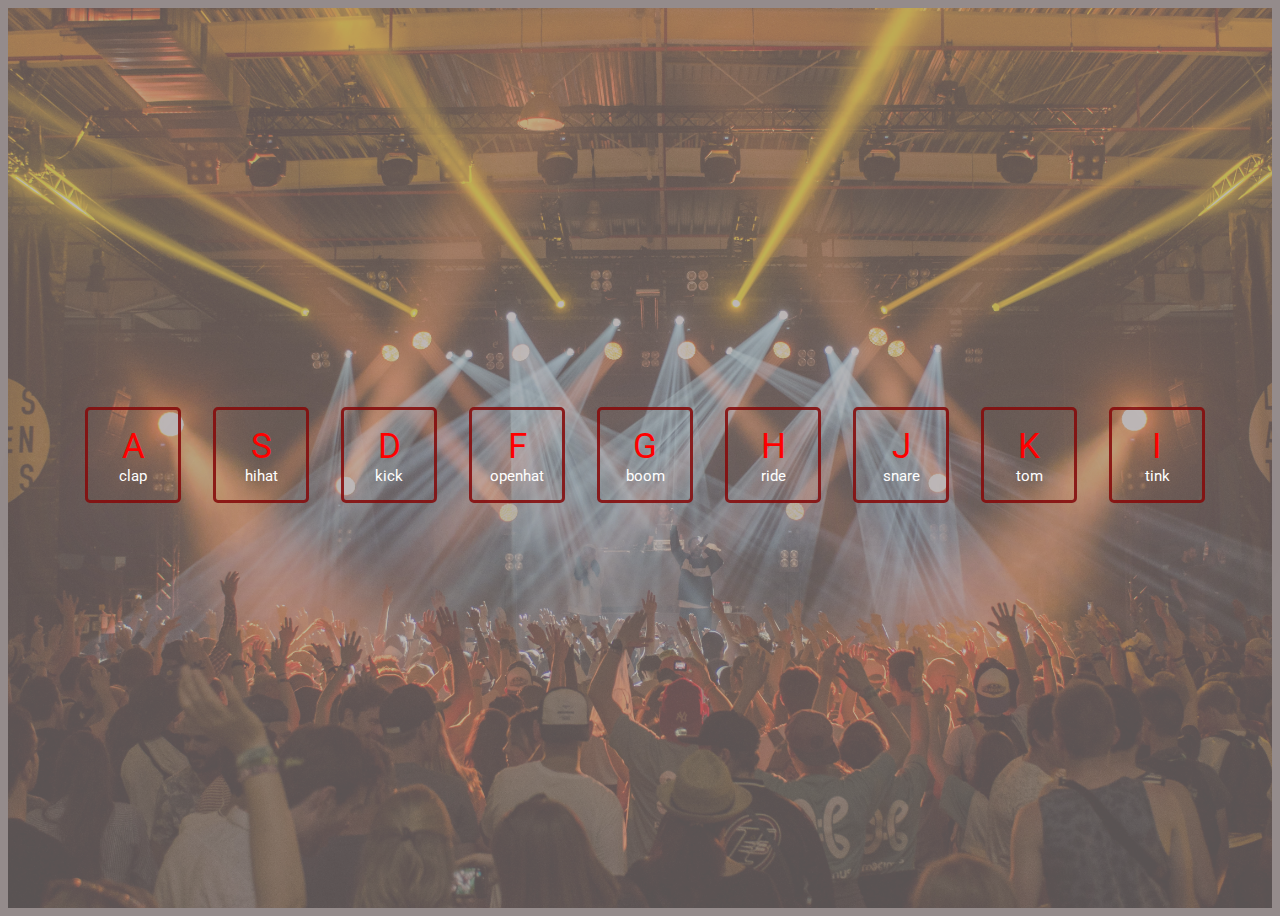
<file: challenge-01(drum kit)/index.html>
<!DOCTYPE html>
<html lang="en">
  <head>
    <meta charset="UTF-8" />
    <meta name="viewport" content="width=device-width, initial-scale=1.0"  />
    <meta http-equiv="X-UA-Compatible" content="ie=edge" />
    <meta name="Description" content="Enter your description here" />
    <link rel="stylesheet" href="/challenge-01/style.css" />
    <title>Challenge 01</title>
  </head>
  <body>
    <div class="image"></div>
    <div class="keys">
      <div data-key="65" class="key">
        A

        <span class="sound">CLAP</span>
      </div>
      <div data-key="83" class="key">
        S

        <span class="sound">HIHAT</span>
      </div>
      <div data-key="68" class="key">
        D

        <span class="sound">KICK</span>
      </div>
      <div data-key="70" class="key">
        F

        <span class="sound">OPENHAT</span>
      </div>
      <div data-key="71" class="key">
        G

        <span class="sound">BOOM</span>
      </div>
      <div data-key="72" class="key">
        H

        <span class="sound">RIDE</span>
      </div>
      <div data-key="74" class="key">
        J

        <span class="sound">SNARE</span>
      </div>
      <div data-key="75" class="key">
        K

        <span class="sound">TOM</span>
      </div>
      <div data-key="73" class="key">
        I

        <span class="sound">TINK</span>
      </div>
    </div>
    <script src="/challenge-01/script.js"></script>
  </body>
</html>
</file>
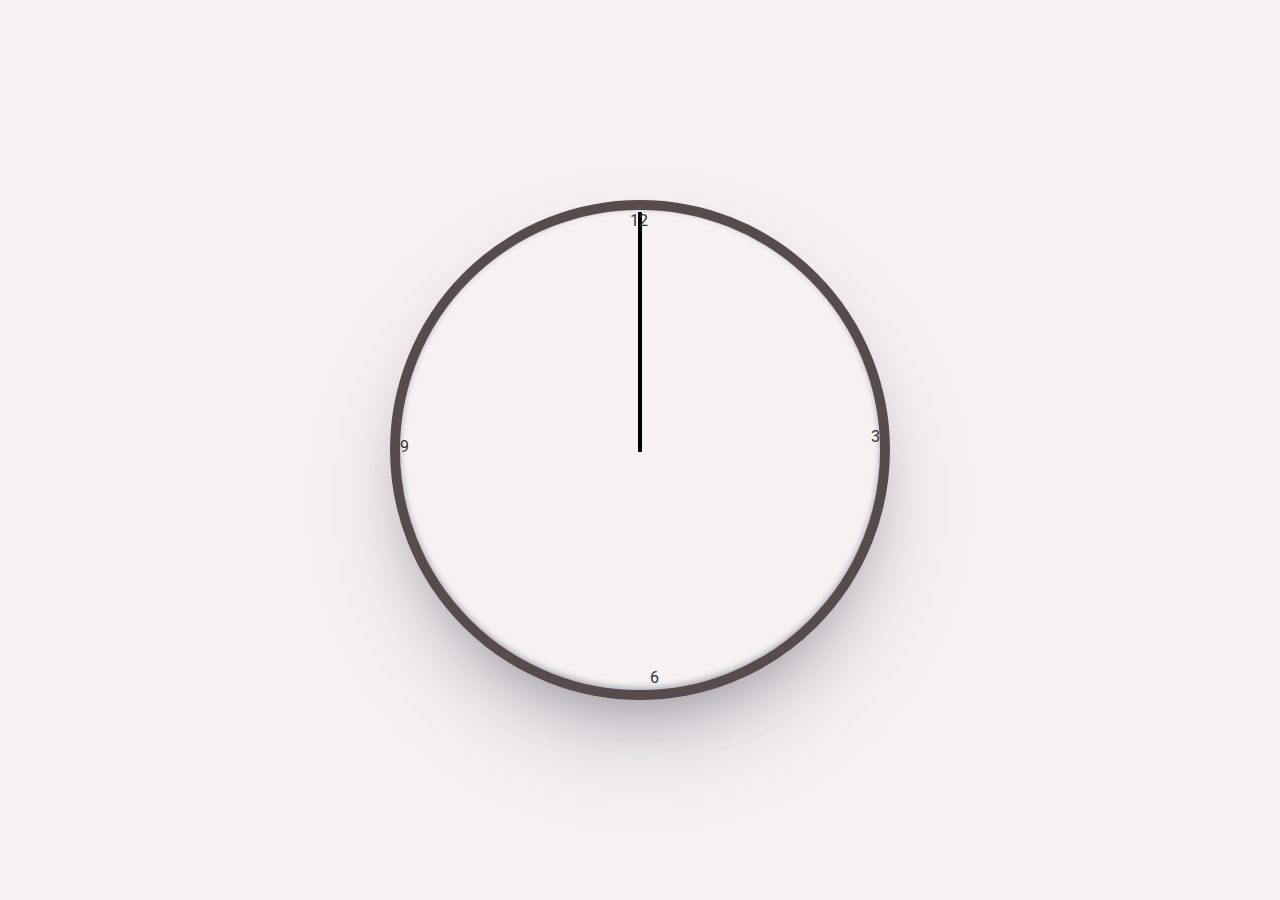
<file: challenge-02(clock)/index.html>
<!DOCTYPE html>
<html lang="en">
  <head>
    <meta charset="UTF-8" />
    <meta name="viewport" content="width=device-width, initial-scale=1.0" />
    <meta http-equiv="X-UA-Compatible" content="ie=edge" />
    <meta name="Description" content="Enter your description here" />
    <link
      rel="stylesheet"
      href="https://cdnjs.cloudflare.com/ajax/libs/twitter-bootstrap/3.3.7/css/bootstrap.min.css"
    />
    <link
      rel="stylesheet"
      href="https://cdnjs.cloudflare.com/ajax/libs/font-awesome/5.15.3/css/all.min.css"
    />
    <link rel="stylesheet" href="./style.css" />
    <title>CSS+JS Clock</title>
  </head>
  <body>
    <div class="clock">
      <div class="clock-face">
        <span></span>
        <div class="hand hour-hand"></div>
        <div class="hand min-hand"></div>
        <div class="hand second-hand"></div>
      </div>
    </div>

    <script src="https://cdnjs.cloudflare.com/ajax/libs/jquery/3.5.1/jquery.min.js"></script>
    <script src="https://cdnjs.cloudflare.com/ajax/libs/twitter-bootstrap/3.3.7/js/bootstrap.min.js"></script>
    <script src="/challenge-02/script.js"></script>
  </body>
</html>
</file>
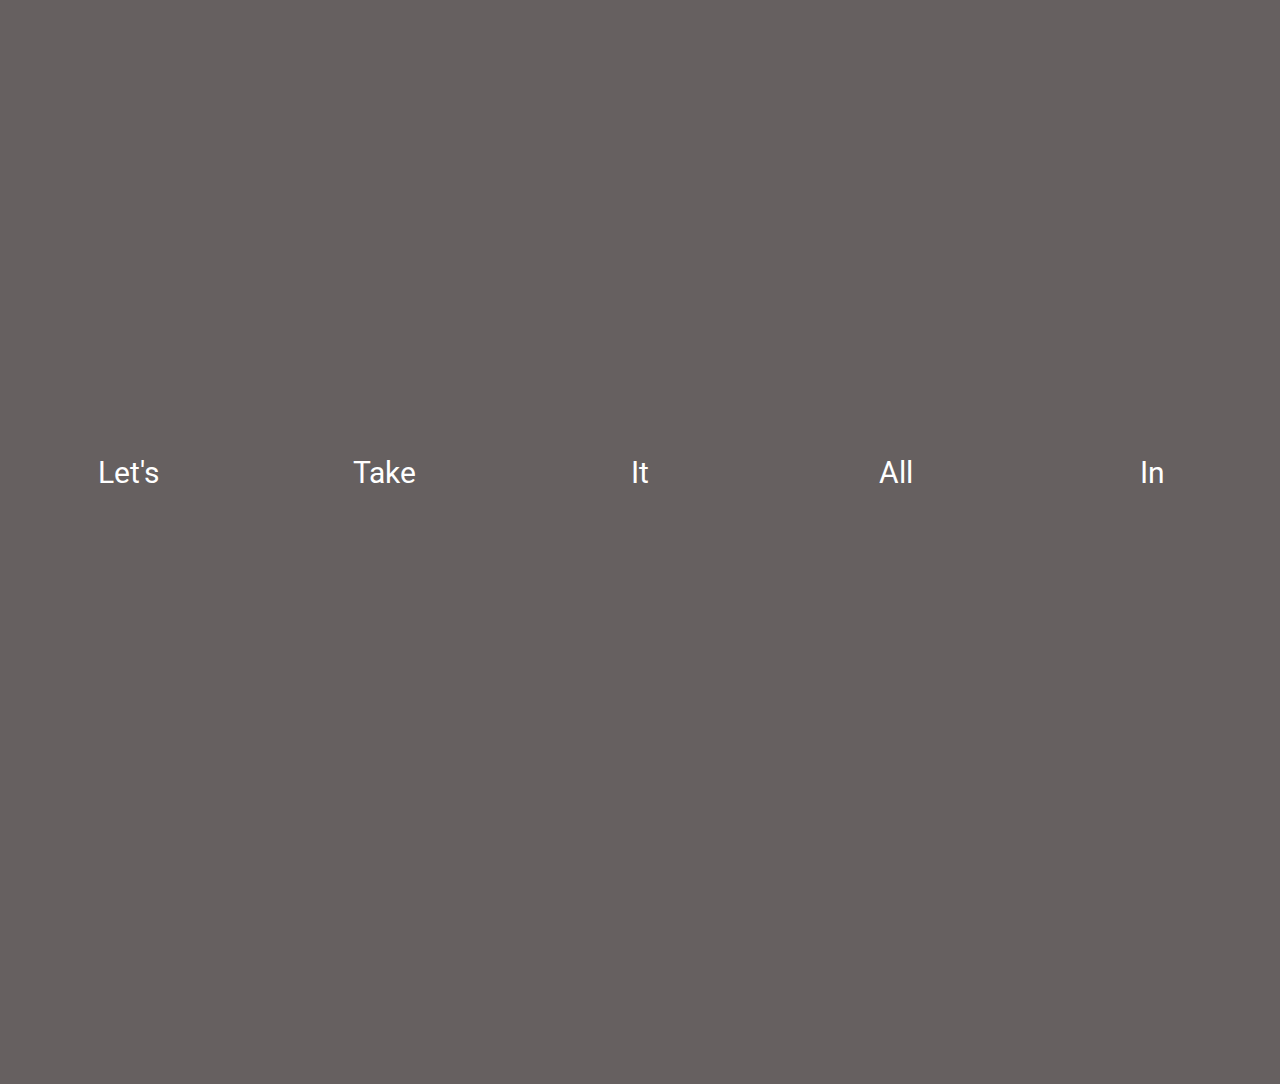
<file: challenge-04(flex img panel)/index.html>
<!DOCTYPE html>
<html lang="en">
<head>
<meta charset="UTF-8">
<meta name="viewport" content="width=device-width, initial-scale=1.0">
<meta http-equiv="X-UA-Compatible" content="ie=edge">
<meta name="Description" content="Enter your description here"/>
<link rel="stylesheet" href="https://cdnjs.cloudflare.com/ajax/libs/twitter-bootstrap/5.0.1/css/bootstrap.min.css">
<link rel="stylesheet" href="https://cdnjs.cloudflare.com/ajax/libs/font-awesome/5.15.3/css/all.min.css">
<link rel="stylesheet" href="style.css">
<title>Panel Gallery</title>
</head>
<body>
    
  <div class="panels">
    <div class="panel panel1">
      <p>Hey</p>
      <p>Let's</p>
      <p>Dance</p>
    </div>
    <div class="panel panel2">
      <p>Give</p>
      <p>Take</p>
      <p>Receive</p>
    </div>
    <div class="panel panel3">
      <p>Experience</p>
      <p>It</p>
      <p>Today</p>
    </div>
    <div class="panel panel4">
      <p>Give</p>
      <p>All</p>
      <p>You can</p>
    </div>
    <div class="panel panel5">
      <p>Life</p>
      <p>In</p>
      <p>Motion</p>
    </div>
  </div>

<script src="https://cdnjs.cloudflare.com/ajax/libs/popper.js/2.9.2/umd/popper.min.js"></script>
<script src="https://cdnjs.cloudflare.com/ajax/libs/twitter-bootstrap/5.0.1/js/bootstrap.min.js"></script>
<script src="script.js"></script>
</body>
</html>
</file>
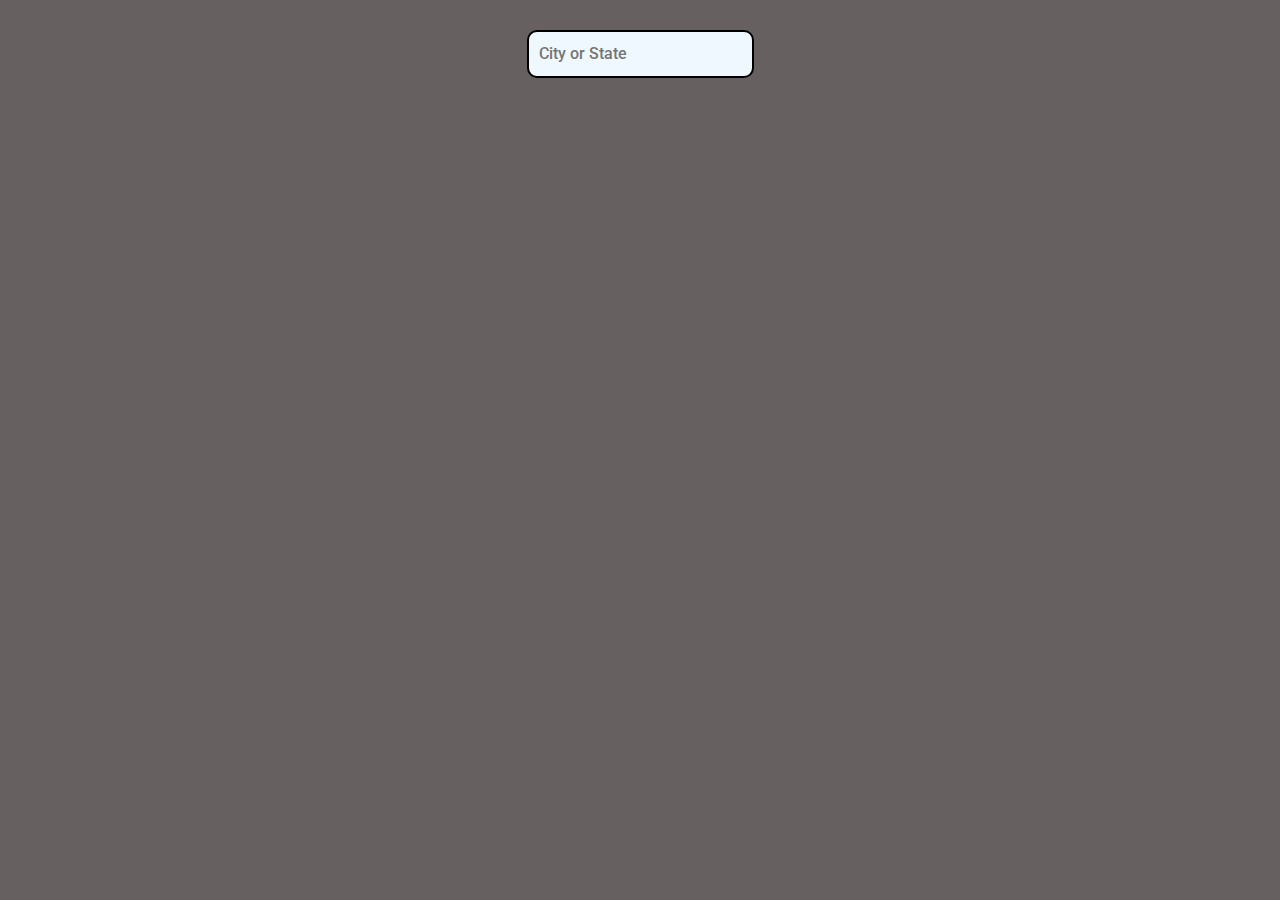
<file: challenge-05(AJAX)/index.html>
<!DOCTYPE html>
<html lang="en">
<head>
<meta charset="UTF-8">
<meta name="viewport" content="width=device-width, initial-scale=1.0">
<meta http-equiv="X-UA-Compatible" content="ie=edge">
<meta name="Description" content="Enter your description here"/>
<link rel="stylesheet" href="https://cdnjs.cloudflare.com/ajax/libs/twitter-bootstrap/5.0.1/css/bootstrap.min.css">
<link rel="stylesheet" href="https://cdnjs.cloudflare.com/ajax/libs/font-awesome/5.15.3/css/all.min.css">
<link rel="stylesheet" href="style.css">
<title>Panel Gallery</title>
</head>
<form class="search-form">
  <input type="text" class="search" placeholder="City or State">
  <ul class="suggestions">
  </ul>
</form>


<script src="https://cdnjs.cloudflare.com/ajax/libs/popper.js/2.9.2/umd/popper.min.js"></script>
<script src="https://cdnjs.cloudflare.com/ajax/libs/twitter-bootstrap/5.0.1/js/bootstrap.min.js"></script>
<script src="script.js"></script>
</body>
</html>
</file>
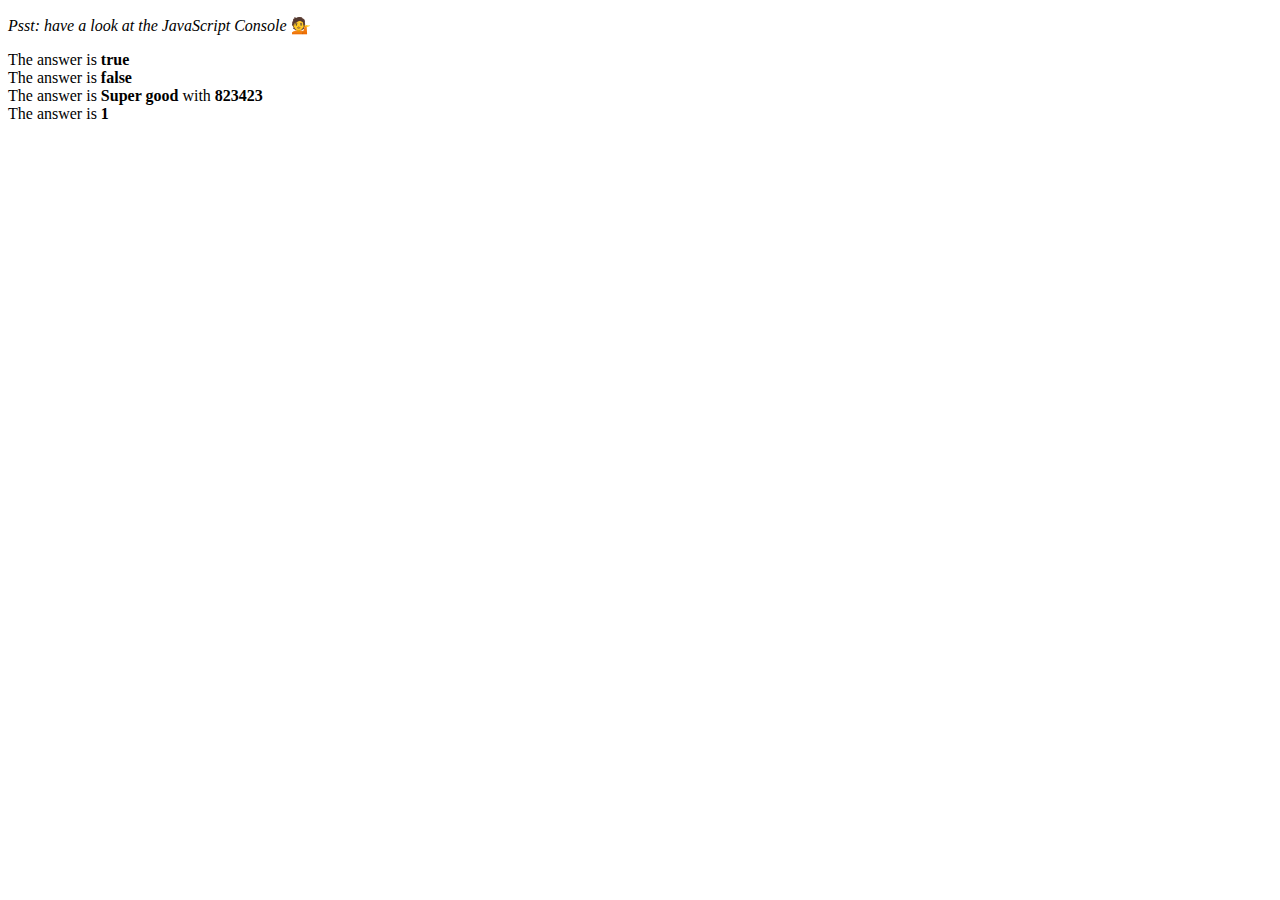
<file: challenge-06(Array part 2)/index.html>
<!DOCTYPE html>
<html lang="en">
<head>
  <meta charset="UTF-8">
  <title>Array Cardio 💪💪</title>
</head>
<body>
  <p><em>Psst: have a look at the JavaScript Console</em> 💁</p>
  <div id='someRef'></div>
  <div id='everyRef'></div>
  <div id='findRef'></div>
  <div id='findInd'></div>
  <script>
    // ## Array Cardio Day 2

    const people = [
      { name: 'Wes', year: 1988 },
      { name: 'Kait', year: 1986 },
      { name: 'Irv', year: 1970 },
      { name: 'Lux', year: 2015 }
    ];

    const comments = [
      { text: 'Love this!', id: 523423 },
      { text: 'Super good', id: 823423 },
      { text: 'You are the best', id: 2039842 },
      { text: 'Ramen is my fav food ever', id: 123523 },
      { text: 'Nice Nice Nice!', id: 542328 }
    ];

    // Some and Every Checks
    // Array.prototype.some() // is at least one person 19 or older?
    isAdult = people.some(human=>{
        let year = new Date().getFullYear();
        if((year - human.year) >= 19) return true;
    })
    document.getElementById('someRef').innerHTML = `The answer is <b>${isAdult}</b>`
    // Array.prototype.every() // is everyone 19 or older?
    isAdults = people.every(human=>(( new Date().getFullYear() - human.year)>=19))

document.getElementById('everyRef').innerHTML = `The answer is <b>${isAdults}</b>`

    // Array.prototype.find()
    // Find is like filter, but instead returns just the one you are looking for
    // find the comment with the ID of 823423

    const findComment = comments.find(comment=>comment.id=='823423')
    document.getElementById('findRef').innerHTML = `The answer is <b>${findComment.text}</b> with <b>${findComment.id}</b>`
    // Array.prototype.findIndex()
    // Find the comment with this ID
    const commentIndex = comments.findIndex(comment=>comment.id=='823423')
    document.getElementById('findInd').innerHTML = `The answer is <b>${commentIndex}</b>`
    // delete the comment with the ID of 823423
    
    console.log(comments.slice(commentIndex))

  </script>
</body>
</html>
</file>
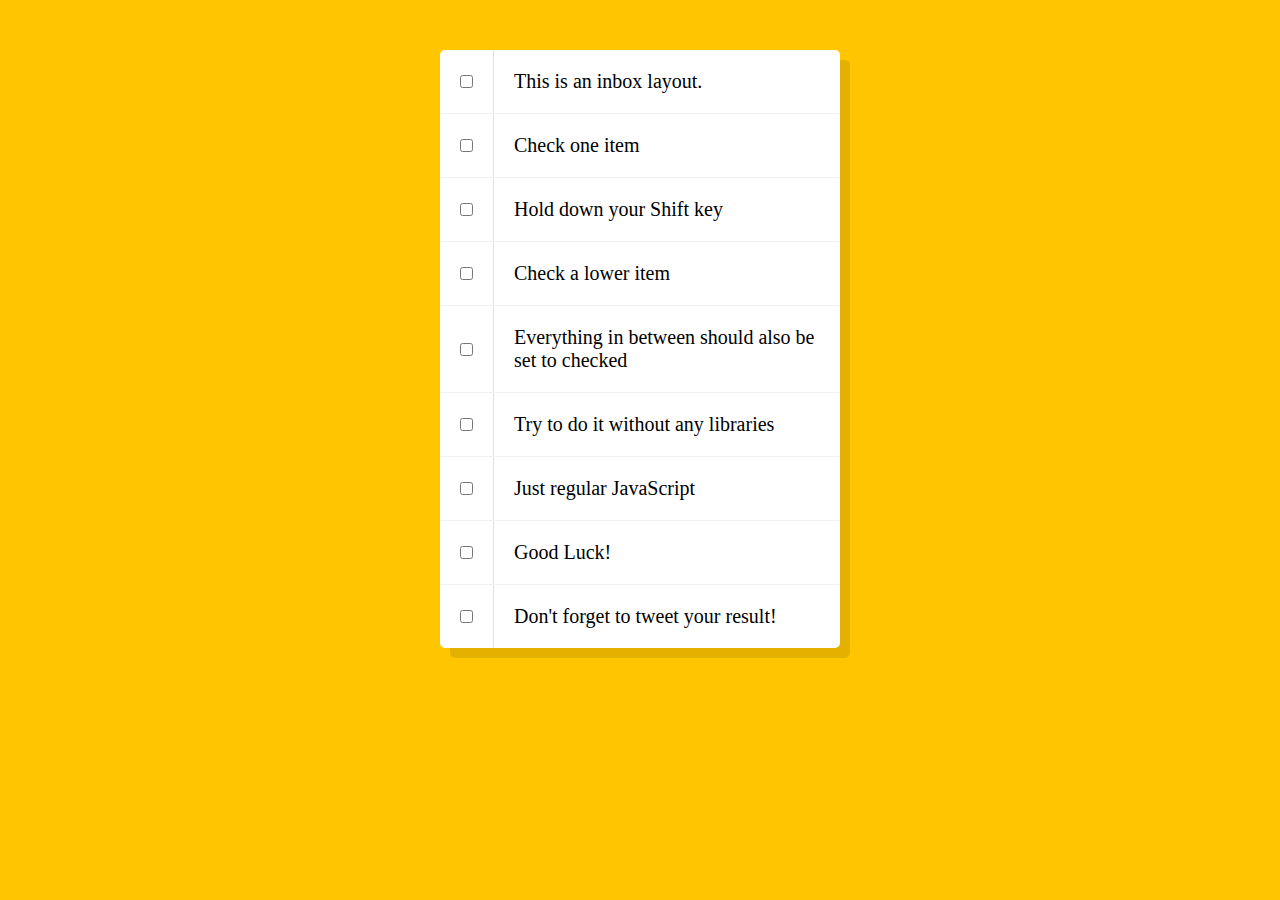
<file: Challenge-10(Shift btn)/index.html>
<!DOCTYPE html>
<html lang="en">
  <head>
    <meta charset="UTF-8" />
    <link rel="stylesheet" href="style.css">
    <title>Hold Shift to Check Multiple Checkboxes</title>
  </head>
  <body>
    <!--
   The following is a common layout you would see in an email client.
   When a user clicks a checkbox, holds Shift, and then clicks another checkbox a few rows down, all the checkboxes inbetween those two checkboxes should be checked.
  -->
    <div class="inbox">
      <div class="item">
        <input type="checkbox" />
        <p>This is an inbox layout.</p>
      </div>
      <div class="item">
        <input type="checkbox" />
        <p>Check one item</p>
      </div>
      <div class="item">
        <input type="checkbox" />
        <p>Hold down your Shift key</p>
      </div>
      <div class="item">
        <input type="checkbox" />
        <p>Check a lower item</p>
      </div>
      <div class="item">
        <input type="checkbox" />
        <p>Everything in between should also be set to checked</p>
      </div>
      <div class="item">
        <input type="checkbox" />
        <p>Try to do it without any libraries</p>
      </div>
      <div class="item">
        <input type="checkbox" />
        <p>Just regular JavaScript</p>
      </div>
      <div class="item">
        <input type="checkbox" />
        <p>Good Luck!</p>
      </div>
      <div class="item">
        <input type="checkbox" />
        <p>Don't forget to tweet your result!</p>
      </div>
    </div>

    <script src="script.js"></script>
  </body>
</html>
</file>
<file: challenge-01/style.css>
@import url('https://fonts.googleapis.com/css2?family=Roboto:wght@500&display=swap');

* {
  padding: 0;
  border: 0;
}

html {
  box-sizing: border-box;
  height: auto;
  width: auto;
  overflow-x: hidden;
}

body {
  font-family:'Roboto', Arial, Helvetica, sans-serif;
  min-height: 100vh;
  font-size: 16px;
  background-color: rgb(148, 139, 139);
  overflow-x:hidden;
  
}

.image {
  background-image: url('images/concert.jpg');
  opacity: 0.4;
  background-repeat: repeat;
  background-position: center;
  background-size: cover;
  width: 100%;
  height: 100vh;

}

.keys{
    position: absolute;
    top: 50%;
    left: 50%;
    transform: translate(-50%,-50%);
    display: flex;
    justify-content: space-around;
    width: 90%;
    flex-wrap: wrap;
    margin: 5px;    
}

.key {
    width: 90px;
    height: 90px;
    border: 3px solid rgba(134, 11, 11, 0.884);
    display: flex;
    flex-direction: column;
    align-items: center;
    justify-content: center;
    transition: all 0.17s;
    border-radius: 5px;
    font-size: 35px;
    color: red;
    cursor: pointer;
    box-shadow: rgba(116, 114, 131, 0.15) 0px 48px 100px 0px;
}

.playing{
    transform: scale(2);
    border: 3px solid rgb(119, 109, 109);
    box-shadow: rgb(20, 30, 41) 0px 20px 30px -10px;
    
}

.sound {
    color:white;
    text-transform: lowercase;
    font-size:15px;
}
</file>
<file: challenge-02(clock)/style.css>
@import url('https://fonts.googleapis.com/css2?family=Roboto:wght@500&display=swap');

* {
    padding: 0;
    border: 0;
}

html {
    box-sizing: border-box;
    height: auto;
    width: auto;
    overflow-x: hidden;
}

body {
    font-family:'Roboto', Arial, Helvetica, sans-serif;
    min-height: 100vh;
    font-size: 16px;
    background-color: rgb(247, 241, 241);
    overflow-x:hidden;
    display: flex;
}

.clock{
    position: absolute;
    top: 50%;
    left: 50%;
    transform: translate(-50%,-50%);
}

.clock-face{
    position: relative;
    border: 10px solid rgb(87, 75, 75);
    border-radius: 50%;
    width: 500px;
    height: 500px;
    /* transform: translateY(-3px);  */
    box-shadow: rgba(50, 50, 93, 0.25) 0px 50px 100px -20px, rgba(0, 0, 0, 0.3) 0px 30px 60px -30px, rgba(10, 37, 64, 0.35) 0px -2px 6px 0px inset;
}
.hand {
    width: 50%;
    background-color: black;
    height: 4px;
    position: absolute;
    top: 50%;
    transform-origin: 100%;
    transform: rotate(90deg);
    transition: all 0.05s;
    transition-timing-function: cubic-bezier(0.02, 1.46, 0.78, -0.3);
}


.clock-face::after {
    content:"12";
    top:0;
    left:48%;
    position: absolute;
  }

  
.clock-face::before {
    content:"6";
    left:52%;
    bottom: 0;
    position: absolute;
  }


  .clock-face span::after {
    content:"9";
    top: 47%;
    left:0%;
    position: absolute;
  }

  
.clock-face span::before {
    content:"3";
    right:0%;
    top: 45%;
    position: absolute;
}
</file>
<file: challenge-04(flex img panel)/style.css>
@import url('https://fonts.googleapis.com/css2?family=Roboto:wght@500&display=swap');

* {
    padding: 0;
    border: 0;
}

html {
    box-sizing: border-box;
    height: auto;
    width: auto;
    overflow-x: hidden;
}

body {
    font-family:'Roboto', Arial, Helvetica, sans-serif;
    min-height: 100vh;
    font-size: 16px;
    background-color: rgb(102, 96, 96);
    overflow-x:hidden;
}

.panels{
    display: flex;
    flex-direction: row;
    flex-wrap: nowrap;
    height: 100vh;
    width: 100vw;
}

.panel{
    background-repeat: no-repeat;
    background-size: cover;
    background-position: center;
    display: flex;
    align-items: self-start;
    justify-content: center;
    flex: 1;
    

}

.panel {
    transition: all .7s cubic-bezier(0.85, 0.38, 0.2, 0.69);
}
.panel p{
    transition: all .7s cubic-bezier(0.85, 0.38, 0.2, 0.69) 1s;
}
.panel p:not(:nth-child(2)){
    color: rgb(218, 216, 216);
    font-size: 20px;
    font-weight: 500;
    text-shadow: 2px 1px whitesmoke;
    letter-spacing: 1px;
    
}

.panel p:nth-child(2){
    color:white;
    font-size: 30px;
    position: absolute;
    top: 50%;
}
.panel p:first-child{
    position: absolute;
    top: 100px;
    transform: translateY(-300px);
    opacity: 0;
}

.panel p:last-child{
    position: absolute;
    bottom: 100px;
    transform: translateY(300px);
    opacity: 0;
}

.panel p.open-active:first-child{
    transform: translateY(0);
    opacity: 1;
}

.panel p.open-active:last-child{
    transform: translateY(0);
    opacity: 1;
}

.panel p.open-active:nth-child(2){
    font-size: 60px;
}
.panel.active{
    flex: 3;
}
.panel1 {
    background-image: url(https://source.unsplash.com/gYl-UtwNg_I/1500x1500);
}
.panel2 {
    background-image: url(https://source.unsplash.com/rFKUFzjPYiQ/1500x1500);
}
.panel3 {
    background-image: url(https://images.unsplash.com/photo-1465188162913-8fb5709d6d57?ixlib=rb-0.3.5&q=80&fm=jpg&crop=faces&cs=tinysrgb&w=1500&h=1500&fit=crop&s=967e8a713a4e395260793fc8c802901d);
}
.panel4 {
    background-image: url(https://source.unsplash.com/ITjiVXcwVng/1500x1500);
}
.panel5 {
    background-image: url(https://source.unsplash.com/3MNzGlQM7qs/1500x1500);
}
</file>
<file: challenge-05(AJAX)/style.css>
@import url('https://fonts.googleapis.com/css2?family=Roboto:wght@500&display=swap');

* {
    padding: 0;
    border: 0;
}

html {
    box-sizing: border-box;
    height: auto;
    width: auto;
    overflow-x: hidden;
}

body {
    font-family:'Roboto', Arial, Helvetica, sans-serif;
    min-height: 100vh;
    font-size: 16px;
    background-color: rgb(102, 96, 96);
    overflow-x:hidden;
    display: flex;
    align-items: flex-start;
    justify-content: center;
}

.search-form {
    width: 5    00px;
    margin-top: 30px;
}
.search{
    width: 100%;
    border-radius: 10px;
    border: 2px solid black;
    background-color: aliceblue;
    color: black;
    font-size: 16px;
    font-weight: 500;
    padding: 10px;
}

.suggestions{
    padding: 0px;
}

.suggestions li{
    list-style: none;
    display: flex;
    flex-direction: row;
    flex-wrap: nowrap;
    justify-content: space-between;
    align-items: center;
    background-color: aliceblue;
    padding: 10px;
    border-radius: 10px;
}
.hl {
    background-color: yellow;
}
</file>
<file: Challenge-10(Shift btn)/style.css>
html {
  font-family: sans-serif;
  background: #ffc600;
}

.inbox {
  max-width: 400px;
  margin: 50px auto;
  background: white;
  border-radius: 5px;
  box-shadow: 10px 10px 0 rgba(0, 0, 0, 0.1);
}

.item {
  display: flex;
  align-items: center;
  border-bottom: 1px solid #f1f1f1;
}

.item:last-child {
  border-bottom: 0;
}

input:checked + p {
  background: #f9f9f9;
  text-decoration: line-through;
}

input[type="checkbox"] {
  margin: 20px;
}

p {
  margin: 0;
  padding: 20px;
  transition: background 0.2s;
  flex: 1;
  font-family: "helvetica neue";
  font-size: 20px;
  font-weight: 200;
  border-left: 1px solid #d1e2ff;
}
</file>
